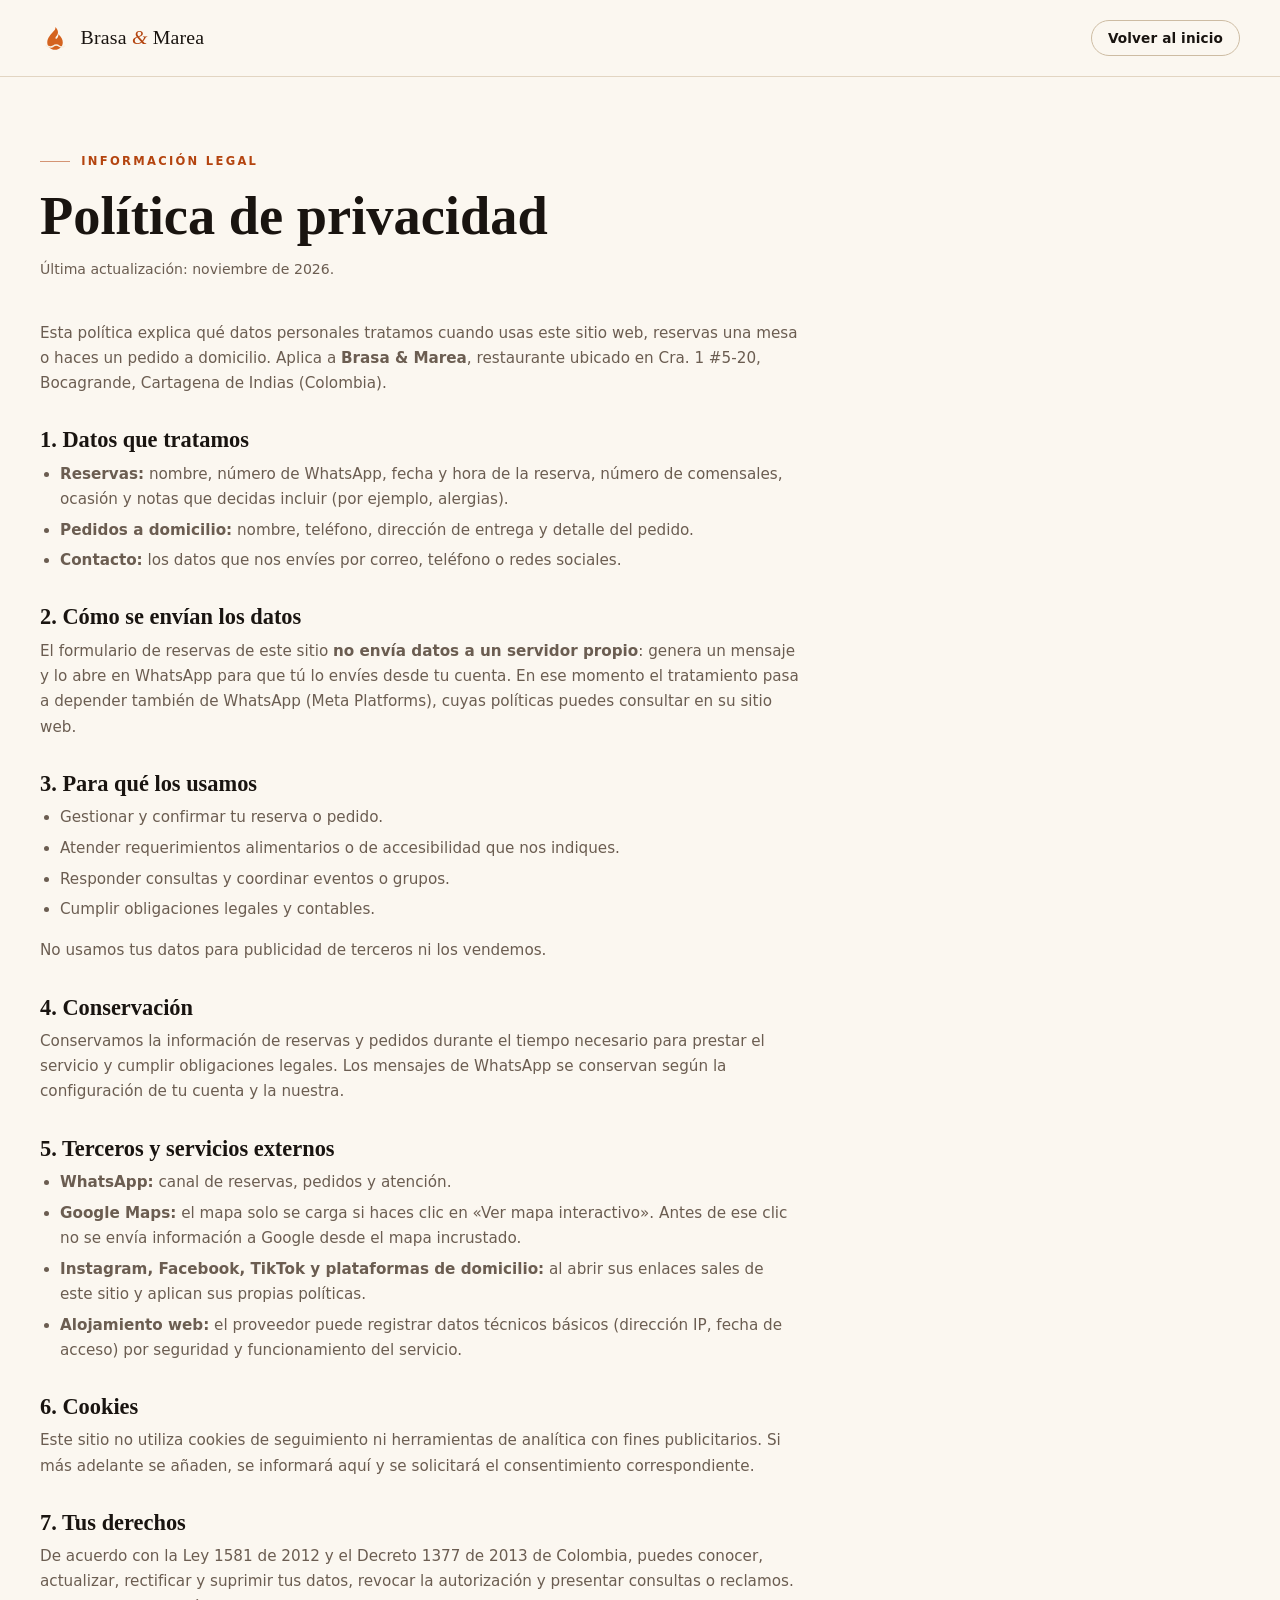
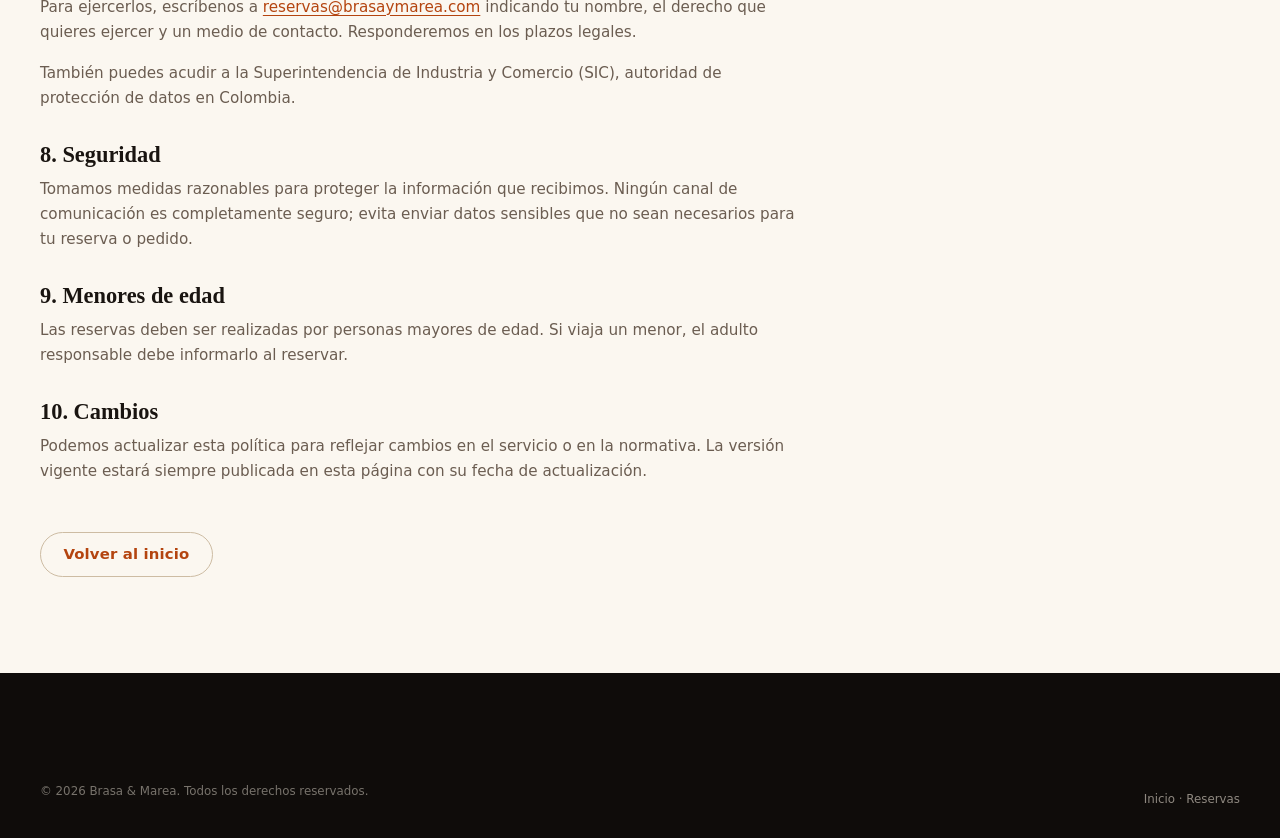
<file: privacidad.html>
<!DOCTYPE html>
<html lang="es">
<head>
  <meta charset="utf-8">
  <meta name="viewport" content="width=device-width, initial-scale=1">
  <title>Política de privacidad | Brasa &amp; Marea</title>
  <meta name="description" content="Cómo trata Brasa & Marea los datos personales de quienes reservan o piden a domicilio.">
  <meta name="robots" content="index, follow">
  <meta name="theme-color" content="#15110E">
  <link rel="canonical" href="https://www.brasaymarea.com/privacidad.html">
  <link rel="icon" href="favicon.svg" type="image/svg+xml">
  <link rel="stylesheet" href="styles.css">
</head>
<body>
  <a class="skip-link" href="#contenido">Saltar al contenido</a>

  <header class="site-header is-stuck" data-static>
    <div class="wrap header__inner">
      <a class="brand" href="index.html" aria-label="Brasa y Marea, volver al inicio">
        <svg class="brand__mark" viewBox="0 0 64 64" aria-hidden="true" focusable="false">
          <path d="M32 8c7 8 6 14 2 19-2 2-3 4-1 6 4-2 5-6 5-10 6 5 9 11 9 17 0 9-7 15-16 15S15 49 15 40c0-9 7-16 13-23 2-2 4-4 4-9z" fill="currentColor"/>
          <path d="M13 47c5 3 9 4 14 1 4-3 9-3 13 0 4 3 7 2 10 0" fill="none" stroke="#F7EFE2" stroke-width="3.2" stroke-linecap="round"/>
        </svg>
        <span class="brand__text">Brasa <span class="brand__amp">&amp;</span> Marea</span>
      </a>
      <div class="header__actions">
        <a class="btn btn--outline btn--sm" href="index.html">Volver al inicio</a>
      </div>
    </div>
  </header>

  <main id="contenido" class="legal">
    <div class="wrap">
      <header class="legal__head">
        <p class="eyebrow">Información legal</p>
        <h1>Política de privacidad</h1>
        <p class="muted">Última actualización: noviembre de 2026.</p>
      </header>

      <div class="legal__body">
        <p>Esta política explica qué datos personales tratamos cuando usas este sitio web, reservas una mesa o haces un pedido a domicilio. Aplica a <strong>Brasa &amp; Marea</strong>, restaurante ubicado en Cra. 1 #5-20, Bocagrande, Cartagena de Indias (Colombia).</p>

        <h2>1. Datos que tratamos</h2>
        <ul>
          <li><strong>Reservas:</strong> nombre, número de WhatsApp, fecha y hora de la reserva, número de comensales, ocasión y notas que decidas incluir (por ejemplo, alergias).</li>
          <li><strong>Pedidos a domicilio:</strong> nombre, teléfono, dirección de entrega y detalle del pedido.</li>
          <li><strong>Contacto:</strong> los datos que nos envíes por correo, teléfono o redes sociales.</li>
        </ul>

        <h2>2. Cómo se envían los datos</h2>
        <p>El formulario de reservas de este sitio <strong>no envía datos a un servidor propio</strong>: genera un mensaje y lo abre en WhatsApp para que tú lo envíes desde tu cuenta. En ese momento el tratamiento pasa a depender también de WhatsApp (Meta Platforms), cuyas políticas puedes consultar en su sitio web.</p>

        <h2>3. Para qué los usamos</h2>
        <ul>
          <li>Gestionar y confirmar tu reserva o pedido.</li>
          <li>Atender requerimientos alimentarios o de accesibilidad que nos indiques.</li>
          <li>Responder consultas y coordinar eventos o grupos.</li>
          <li>Cumplir obligaciones legales y contables.</li>
        </ul>
        <p>No usamos tus datos para publicidad de terceros ni los vendemos.</p>

        <h2>4. Conservación</h2>
        <p>Conservamos la información de reservas y pedidos durante el tiempo necesario para prestar el servicio y cumplir obligaciones legales. Los mensajes de WhatsApp se conservan según la configuración de tu cuenta y la nuestra.</p>

        <h2>5. Terceros y servicios externos</h2>
        <ul>
          <li><strong>WhatsApp:</strong> canal de reservas, pedidos y atención.</li>
          <li><strong>Google Maps:</strong> el mapa solo se carga si haces clic en «Ver mapa interactivo». Antes de ese clic no se envía información a Google desde el mapa incrustado.</li>
          <li><strong>Instagram, Facebook, TikTok y plataformas de domicilio:</strong> al abrir sus enlaces sales de este sitio y aplican sus propias políticas.</li>
          <li><strong>Alojamiento web:</strong> el proveedor puede registrar datos técnicos básicos (dirección IP, fecha de acceso) por seguridad y funcionamiento del servicio.</li>
        </ul>

        <h2>6. Cookies</h2>
        <p>Este sitio no utiliza cookies de seguimiento ni herramientas de analítica con fines publicitarios. Si más adelante se añaden, se informará aquí y se solicitará el consentimiento correspondiente.</p>

        <h2>7. Tus derechos</h2>
        <p>De acuerdo con la Ley 1581 de 2012 y el Decreto 1377 de 2013 de Colombia, puedes conocer, actualizar, rectificar y suprimir tus datos, revocar la autorización y presentar consultas o reclamos. Para ejercerlos, escríbenos a <a href="mailto:reservas@brasaymarea.com">reservas@brasaymarea.com</a> indicando tu nombre, el derecho que quieres ejercer y un medio de contacto. Responderemos en los plazos legales.</p>
        <p>También puedes acudir a la Superintendencia de Industria y Comercio (SIC), autoridad de protección de datos en Colombia.</p>

        <h2>8. Seguridad</h2>
        <p>Tomamos medidas razonables para proteger la información que recibimos. Ningún canal de comunicación es completamente seguro; evita enviar datos sensibles que no sean necesarios para tu reserva o pedido.</p>

        <h2>9. Menores de edad</h2>
        <p>Las reservas deben ser realizadas por personas mayores de edad. Si viaja un menor, el adulto responsable debe informarlo al reservar.</p>

        <h2>10. Cambios</h2>
        <p>Podemos actualizar esta política para reflejar cambios en el servicio o en la normativa. La versión vigente estará siempre publicada en esta página con su fecha de actualización.</p>

        <a class="btn btn--outline legal__back" href="index.html">Volver al inicio</a>
      </div>
    </div>
  </main>

  <footer class="footer">
    <div class="wrap footer__bottom" style="border-top:0">
      <p>© <span data-year>2026</span> Brasa &amp; Marea. Todos los derechos reservados.</p>
      <p><a href="index.html">Inicio</a> · <a href="index.html#reservas">Reservas</a></p>
    </div>
  </footer>

  <script src="script.js" defer></script>
</body>
</html>
</file>
<file: styles.css>
/* ==========================================================================
   Brasa & Marea — hoja de estilos
   Mobile-first. Sin frameworks ni fuentes externas.
   ========================================================================== */

/* ---------- Tokens ---------- */
:root {
  --bg: #FBF7F0;
  --surface: #FFFFFF;
  --sand: #F1E7D6;
  --sand-deep: #E7D9C3;
  --line: #E2D5C2;
  --line-strong: #CDBCA3;
  --ink: #191410;
  --ink-soft: #4E433A;
  --muted: #6B5D51;
  --coal: #15110E;
  --coal-soft: #201A15;
  --cream: #F7EFE2;
  --ember: #B4440F;
  --ember-dark: #8F340B;
  --ember-bright: #D4631F;
  --gold: #C7A46A;
  --gold-light: #E4C08B;
  --wine: #4B1224;
  --wine-deep: #24070F;
  --green: #17724A;
  --red: #A32B22;

  --serif: Georgia, "Iowan Old Style", "Palatino Linotype", "Book Antiqua", Palatino, serif;
  --sans: system-ui, -apple-system, "Segoe UI", Roboto, "Helvetica Neue", Arial, sans-serif;

  --maxw: 1200px;
  --gutter: clamp(1.25rem, 4vw, 2.5rem);
  --radius: 18px;
  --radius-sm: 12px;
  --shadow: 0 18px 40px -24px rgba(25, 20, 16, .45);
  --shadow-soft: 0 10px 30px -20px rgba(25, 20, 16, .35);
  --ease: cubic-bezier(.22, .61, .36, 1);
}

/* ---------- Reset base ---------- */
*,
*::before,
*::after { box-sizing: border-box; }

html {
  scroll-behavior: smooth;
  scroll-padding-top: 92px;
  -webkit-text-size-adjust: 100%;
}

body {
  margin: 0;
  background: var(--bg);
  color: var(--ink);
  font-family: var(--sans);
  font-size: 1rem;
  line-height: 1.65;
  overflow-x: hidden;
  -webkit-font-smoothing: antialiased;
  text-rendering: optimizeLegibility;
}

body.nav-open { overflow: hidden; }

img { display: block; max-width: 100%; height: auto; }
svg { display: block; }
h1, h2, h3, h4 { font-family: var(--serif); font-weight: 600; line-height: 1.08; margin: 0; text-wrap: balance; }
p { margin: 0 0 1rem; }
p:last-child { margin-bottom: 0; }
a { color: inherit; text-decoration-thickness: 1px; text-underline-offset: 3px; }
ul, ol { margin: 0; padding: 0; list-style: none; }
button { font: inherit; color: inherit; }
::selection { background: var(--ember); color: #fff; }

:focus-visible {
  outline: 2px solid var(--ember-bright);
  outline-offset: 3px;
  border-radius: 4px;
}

.skip-link {
  position: absolute;
  top: -100px;
  left: 1rem;
  z-index: 200;
  padding: .75rem 1.1rem;
  background: var(--ink);
  color: var(--cream);
  border-radius: 0 0 10px 10px;
  text-decoration: none;
  transition: top .2s;
}
.skip-link:focus { top: 0; }

.wrap {
  width: min(100% - (var(--gutter) * 2), var(--maxw));
  margin-inline: auto;
}

.muted { color: var(--muted); font-size: .88rem; }
.section--dark .muted,
.footer .muted { color: rgba(247, 239, 226, .62); }

/* ---------- Tipografía auxiliar ---------- */
.eyebrow {
  display: inline-flex;
  align-items: center;
  gap: .7rem;
  margin: 0 0 1rem;
  color: var(--ember);
  font-family: var(--sans);
  font-size: .72rem;
  font-weight: 700;
  letter-spacing: .2em;
  text-transform: uppercase;
}
.eyebrow::before {
  content: "";
  width: 30px;
  height: 1px;
  background: currentColor;
  opacity: .55;
}
.eyebrow--light { color: var(--gold); }

.lead {
  max-width: 62ch;
  margin: 0;
  color: var(--muted);
  font-size: clamp(1rem, .4vw + .95rem, 1.14rem);
}
.section--dark .lead,
.lead--light { color: rgba(247, 239, 226, .74); }

.section {
  padding-block: clamp(4.5rem, 9vw, 7.5rem);
}
.section--sand { background: var(--sand); }
.section--dark { background: var(--coal); color: var(--cream); }
.section--dark h2 { color: var(--cream); }

.section-head { max-width: 760px; margin-bottom: clamp(2.25rem, 4vw, 3.5rem); }
.section-head h2 {
  margin-bottom: .9rem;
  font-size: clamp(2.1rem, 4.6vw, 3.4rem);
  letter-spacing: -.015em;
}
.section-head--row {
  display: flex;
  flex-wrap: wrap;
  align-items: flex-end;
  justify-content: space-between;
  gap: 1.5rem 2rem;
  max-width: none;
}
.section-head--row > div { max-width: 680px; }

.section-cta {
  display: flex;
  flex-wrap: wrap;
  gap: .75rem;
  margin-top: clamp(2rem, 4vw, 3rem);
}

/* ---------- Botones ---------- */
.btn {
  display: inline-flex;
  align-items: center;
  justify-content: center;
  gap: .55rem;
  padding: .85rem 1.4rem;
  border: 1px solid transparent;
  border-radius: 999px;
  background: transparent;
  color: var(--ink);
  font-family: var(--sans);
  font-size: .93rem;
  font-weight: 650;
  letter-spacing: .01em;
  line-height: 1.1;
  text-align: center;
  text-decoration: none;
  cursor: pointer;
  transition: background-color .2s var(--ease), color .2s var(--ease),
              border-color .2s var(--ease), transform .2s var(--ease),
              box-shadow .2s var(--ease);
}
.btn svg { width: 19px; height: 19px; flex: none; }
.btn:hover { transform: translateY(-1px); }
.btn:active { transform: translateY(0); }

.btn--primary { background: var(--ember); color: #fff; box-shadow: 0 10px 24px -14px rgba(180, 68, 15, .8); }
.btn--primary:hover { background: var(--ember-dark); }

.btn--dark { background: var(--coal); color: var(--cream); }
.btn--dark:hover { background: #000; }

.btn--ghost {
  border-color: rgba(247, 239, 226, .38);
  background: rgba(247, 239, 226, .06);
  color: var(--cream);
}
.btn--ghost:hover { background: rgba(247, 239, 226, .16); border-color: rgba(247, 239, 226, .6); }

.btn--outline { border-color: var(--line-strong); color: var(--ink); }
.btn--outline:hover { border-color: var(--ink); background: rgba(25, 20, 16, .04); }

.btn--outline-light { border-color: rgba(247, 239, 226, .32); color: var(--cream); }
.btn--outline-light:hover { border-color: rgba(247, 239, 226, .7); background: rgba(247, 239, 226, .08); }

.btn--whatsapp { background: var(--green); color: #fff; }
.btn--whatsapp:hover { background: #105A38; }

.btn--sm { padding: .62rem 1rem; font-size: .85rem; }
.btn--lg { padding: 1rem 1.7rem; font-size: 1rem; }
.btn--block { width: 100%; }

.link-arrow {
  display: inline-flex;
  align-items: center;
  gap: .45rem;
  color: var(--ember);
  font-size: .9rem;
  font-weight: 650;
  text-decoration: none;
  white-space: nowrap;
}
.link-arrow::after {
  content: "→";
  transition: transform .2s var(--ease);
}
.link-arrow:hover::after { transform: translateX(4px); }
.section--dark .link-arrow { color: var(--gold-light); }

/* ---------- Header ---------- */
.site-header {
  position: fixed;
  inset: 0 0 auto;
  z-index: 90;
  color: var(--cream);
  transition: background-color .3s var(--ease), color .3s var(--ease), box-shadow .3s var(--ease);
}
.site-header::before {
  content: "";
  position: absolute;
  inset: 0;
  background: linear-gradient(180deg, rgba(10, 8, 6, .62), transparent);
  opacity: 1;
  transition: opacity .3s var(--ease);
  pointer-events: none;
}
.site-header.is-stuck {
  background: rgba(251, 247, 240, .97);
  color: var(--ink);
  box-shadow: 0 1px 0 var(--line);
}
.site-header.is-stuck::before { opacity: 0; }

.header__inner {
  position: relative;
  display: flex;
  align-items: center;
  gap: 1.25rem;
  min-height: 76px;
}

.brand {
  display: inline-flex;
  align-items: center;
  gap: .6rem;
  color: inherit;
  text-decoration: none;
  flex: none;
}
.brand__mark {
  width: 31px;
  height: 31px;
  color: var(--ember-bright);
  flex: none;
}
.brand__text {
  font-family: var(--serif);
  font-size: 1.24rem;
  letter-spacing: .01em;
  line-height: 1;
  white-space: nowrap;
}
.brand__amp { color: var(--gold); font-style: italic; }
.site-header.is-stuck .brand__amp { color: var(--ember); }

.header__actions {
  display: flex;
  align-items: center;
  gap: .6rem;
  margin-left: auto;
}
.header__phone {
  display: none;
  align-items: center;
  gap: .4rem;
  font-size: .84rem;
  font-weight: 600;
  text-decoration: none;
  opacity: .9;
}
.header__phone svg { width: 17px; height: 17px; }
.header__phone:hover { opacity: 1; }

/* Navegación de escritorio */
.nav { display: none; }
.nav__list {
  display: flex;
  align-items: center;
  gap: clamp(1rem, 2.2vw, 1.9rem);
}
.nav__list a {
  position: relative;
  font-size: .87rem;
  font-weight: 550;
  text-decoration: none;
  opacity: .88;
}
.nav__list a::after {
  content: "";
  position: absolute;
  left: 0;
  right: 0;
  bottom: -.45rem;
  height: 1px;
  background: currentColor;
  transform: scaleX(0);
  transform-origin: left;
  transition: transform .25s var(--ease);
}
.nav__list a:hover { opacity: 1; }
.nav__list a:hover::after { transform: scaleX(1); }
.nav__foot { display: none; }

/* Hamburguesa */
.nav-toggle {
  position: relative;
  z-index: 96;
  display: inline-flex;
  flex-direction: column;
  justify-content: center;
  gap: 5px;
  width: 44px;
  height: 44px;
  padding: 10px;
  border: 1px solid rgba(247, 239, 226, .34);
  border-radius: 50%;
  background: rgba(21, 17, 14, .28);
  cursor: pointer;
  transition: border-color .2s, background-color .2s;
}
.site-header.is-stuck .nav-toggle { border-color: var(--line-strong); background: transparent; }
.nav-toggle__bar {
  display: block;
  width: 100%;
  height: 1.6px;
  background: currentColor;
  border-radius: 2px;
  transition: transform .28s var(--ease), opacity .2s;
}
.nav-open .nav-toggle__bar:nth-child(1) { transform: translateY(6.6px) rotate(45deg); }
.nav-open .nav-toggle__bar:nth-child(2) { opacity: 0; }
.nav-open .nav-toggle__bar:nth-child(3) { transform: translateY(-6.6px) rotate(-45deg); }

.nav-backdrop {
  position: fixed;
  inset: 0;
  z-index: 84;
  background: rgba(10, 8, 6, .55);
  opacity: 0;
  transition: opacity .3s var(--ease);
}
.nav-backdrop.is-visible { opacity: 1; }

/* Con el menú abierto, el header se vuelve parte del panel */
.nav-open .site-header {
  background: var(--coal);
  color: var(--cream);
  box-shadow: none;
}
.nav-open .site-header::before { opacity: 0; }
.nav-open .brand__amp { color: var(--gold); }
.nav-open .nav-toggle {
  border-color: rgba(247, 239, 226, .34);
  background: rgba(21, 17, 14, .28);
}

/* Panel móvil */
@media (max-width: 979px) {
  .nav {
    position: fixed;
    top: 0;
    right: 0;
    z-index: 85;
    display: flex;
    flex-direction: column;
    justify-content: center;
    gap: 2rem;
    width: 100%;
    height: 100dvh;
    padding: 6rem clamp(1.25rem, 8vw, 5rem) 2.5rem;
    background: var(--coal);
    color: var(--cream);
    transform: translateX(102%);
    visibility: hidden;
    transition: transform .38s var(--ease), visibility .38s;
    overflow-y: auto;
  }
  .nav.is-open { transform: translateX(0); visibility: visible; }
  .nav__list { flex-direction: column; align-items: flex-start; gap: 0; }
  .nav__list li { width: 100%; border-bottom: 1px solid rgba(247, 239, 226, .12); }
  .nav__list a {
    display: block;
    padding: .95rem 0;
    font-family: var(--serif);
    font-size: 1.6rem;
    font-weight: 500;
    opacity: 1;
  }
  .nav__list a::after { display: none; }
  .nav__foot { display: block; }
  .nav__phone {
    display: block;
    color: var(--gold-light);
    font-size: 1.05rem;
    font-weight: 600;
    text-decoration: none;
  }
  .nav__foot p { margin: .35rem 0 1.25rem; color: rgba(247, 239, 226, .6); font-size: .85rem; }
  .nav__foot .btn { width: 100%; }
}

@media (min-width: 980px) {
  .nav { display: block; }
  .nav-toggle { display: none; }
  .nav-backdrop { display: none !important; }
}

@media (min-width: 1120px) {
  .header__phone { display: inline-flex; }
}

/* ---------- Hero ---------- */
.hero {
  position: relative;
  display: grid;
  align-items: end;
  min-height: 100svh;
  padding-block: clamp(7rem, 14vh, 10rem) clamp(4rem, 8vh, 6rem);
  background: var(--wine-deep);
  color: var(--cream);
  overflow: hidden;
}
.hero__bg {
  position: absolute;
  inset: 0;
  width: 100%;
  height: 100%;
  object-fit: cover;
  object-position: center 55%;
}
.hero::before {
  content: "";
  position: absolute;
  inset: 0;
  z-index: 1;
  background:
    linear-gradient(180deg, rgba(36, 7, 15, .68) 0%, rgba(75, 18, 36, .18) 32%, rgba(36, 7, 15, .8) 78%, rgba(24, 5, 11, .94) 100%),
    linear-gradient(90deg, rgba(36, 7, 15, .74) 0%, rgba(75, 18, 36, .12) 65%);
}
.hero__inner { position: relative; z-index: 2; }
.hero h1 {
  max-width: 13ch;
  margin: .2rem 0 1.2rem;
  font-size: clamp(2.9rem, 8.5vw, 5.8rem);
  font-weight: 500;
  line-height: .96;
  letter-spacing: -.025em;
}
.hero h1 em { color: var(--gold-light); font-style: italic; }
.hero__lead {
  max-width: 54ch;
  margin-bottom: 1.8rem;
  color: rgba(247, 239, 226, .82);
  font-size: clamp(1rem, .5vw + .92rem, 1.18rem);
}
.hero__actions {
  display: flex;
  flex-wrap: wrap;
  gap: .75rem;
  margin-bottom: clamp(2rem, 4vw, 2.8rem);
}
.hero__meta {
  display: flex;
  flex-wrap: wrap;
  align-items: center;
  gap: .8rem 1.8rem;
  padding-top: 1.4rem;
  border-top: 1px solid rgba(247, 239, 226, .22);
  color: rgba(247, 239, 226, .75);
  font-size: .82rem;
}
.hero__meta li { display: flex; align-items: center; gap: .45rem; }
.hero__meta svg { width: 16px; height: 16px; flex: none; opacity: .8; }
.hero__meta a { text-decoration: none; }
.hero__meta a:hover { color: var(--cream); text-decoration: underline; }

.status { display: inline-flex; align-items: center; gap: .5rem; }
.status__dot {
  width: 8px;
  height: 8px;
  border-radius: 50%;
  background: #5FBF8A;
  box-shadow: 0 0 0 4px rgba(95, 191, 138, .18);
  flex: none;
}
.status--closed .status__dot { background: #E07A5F; box-shadow: 0 0 0 4px rgba(224, 122, 95, .18); }
.status--open .status__text { color: rgba(247, 239, 226, .92); }

.hero__scroll {
  position: absolute;
  right: calc(var(--gutter) + 78px);
  bottom: 2.2rem;
  z-index: 2;
  display: none;
  align-items: center;
  gap: .5rem;
  color: rgba(247, 239, 226, .6);
  font-size: .68rem;
  letter-spacing: .18em;
  text-transform: uppercase;
  text-decoration: none;
}
.hero__scroll svg { width: 18px; height: 18px; animation: bob 2.4s ease-in-out infinite; }
@keyframes bob { 50% { transform: translateY(4px); } }

@media (min-width: 900px) {
  .hero__scroll { display: inline-flex; }
}
@media (min-width: 700px) {
  .hero { padding-bottom: clamp(5rem, 9vh, 7rem); }
}

/* ---------- Franja de confianza ---------- */
.trust {
  background: var(--surface);
  border-bottom: 1px solid var(--line);
}
.trust__grid {
  display: grid;
  grid-template-columns: repeat(2, 1fr);
}
.trust__item {
  padding: 1.25rem .4rem;
  text-align: center;
  border-bottom: 1px solid var(--line);
}
.trust__item:nth-child(odd) { border-right: 1px solid var(--line); }
.trust__item:nth-last-child(-n+2) { border-bottom: 0; }
.trust__item strong {
  display: block;
  margin-bottom: .1rem;
  font-family: var(--serif);
  font-size: 1.03rem;
  font-weight: 600;
}
.trust__item span { color: var(--muted); font-size: .74rem; }
.trust__star { color: #B8860B; }

@media (min-width: 760px) {
  .trust__grid { grid-template-columns: repeat(4, 1fr); }
  .trust__item { padding: 1.5rem 1rem; border-bottom: 0; border-right: 1px solid var(--line); }
  .trust__item:nth-child(odd) { border-right: 1px solid var(--line); }
  .trust__item:last-child { border-right: 0; }
}

/* ---------- Platos destacados ---------- */
.featured-grid {
  display: grid;
  grid-template-columns: 1fr;
  gap: 1.1rem;
}
@media (min-width: 600px) {
  .featured-grid { grid-template-columns: repeat(2, 1fr); }
}
@media (min-width: 1040px) {
  .featured-grid { grid-template-columns: repeat(4, 1fr); gap: 1.25rem; }
}

.dish-card {
  display: flex;
  flex-direction: column;
  background: var(--surface);
  border: 1px solid var(--line);
  border-radius: var(--radius);
  overflow: hidden;
  box-shadow: var(--shadow-soft);
  transition: transform .3s var(--ease), box-shadow .3s var(--ease);
}
.dish-card:hover { transform: translateY(-4px); box-shadow: var(--shadow); }
.dish-card__media {
  position: relative;
  aspect-ratio: 4 / 3;
  overflow: hidden;
  background: var(--sand-deep);
}
.dish-card__media img {
  width: 100%;
  height: 100%;
  object-fit: cover;
  transition: transform .7s var(--ease);
}
.dish-card:hover .dish-card__media img { transform: scale(1.05); }
.dish-card__price {
  position: absolute;
  left: .8rem;
  bottom: .8rem;
  padding: .34rem .65rem;
  border-radius: 999px;
  background: rgba(251, 247, 240, .95);
  color: var(--ink);
  font-size: .8rem;
  font-weight: 700;
  font-variant-numeric: tabular-nums;
  box-shadow: 0 4px 12px -6px rgba(0, 0, 0, .4);
}
.dish-card__body { padding: 1.15rem 1.2rem 1.3rem; }
.dish-card__body h3 { font-size: 1.18rem; margin-bottom: .4rem; }
.dish-card__body p { margin-bottom: .8rem; color: var(--muted); font-size: .88rem; line-height: 1.55; }

/* ---------- Etiquetas ---------- */
.tags { display: flex; flex-wrap: wrap; gap: .35rem; }
.tag {
  display: inline-block;
  padding: .24rem .5rem;
  border: 1px solid currentColor;
  border-radius: 999px;
  font-family: var(--sans);
  font-size: .62rem;
  font-weight: 700;
  letter-spacing: .08em;
  line-height: 1.4;
  text-transform: uppercase;
}
.tag--gf { color: #86581B; background: rgba(199, 164, 106, .12); }
.tag--veg { color: #2F6B4F; background: rgba(47, 107, 79, .08); }
.tag--vegan { color: #2E6B3A; background: rgba(46, 107, 58, .08); }
.tag--spicy { color: #A33A22; background: rgba(163, 58, 34, .08); }
.tag--share { color: #6B5A3A; background: rgba(107, 90, 58, .08); }
.tag--star { color: var(--ember); background: rgba(180, 68, 15, .08); }
.tag--local { color: #7A5A2B; background: rgba(122, 90, 43, .08); }

/* ---------- Carta ---------- */
.menu-tabs {
  display: flex;
  gap: .45rem;
  margin: 0 0 clamp(1.75rem, 3vw, 2.5rem);
  padding-bottom: .4rem;
  overflow-x: auto;
  scrollbar-width: none;
  -webkit-overflow-scrolling: touch;
}
.menu-tabs::-webkit-scrollbar { display: none; }
.menu-tab {
  flex: none;
  padding: .58rem 1rem;
  border: 1px solid var(--line-strong);
  border-radius: 999px;
  background: transparent;
  color: var(--ink-soft);
  font-size: .8rem;
  font-weight: 600;
  white-space: nowrap;
  cursor: pointer;
  transition: background-color .2s, color .2s, border-color .2s;
}
.menu-tab:hover { border-color: var(--ink); color: var(--ink); }
.menu-tab.is-active { background: var(--coal); border-color: var(--coal); color: var(--cream); }

.menu-group + .menu-group { margin-top: clamp(2rem, 4vw, 3rem); }
.menu-group[hidden] { display: none !important; }
.menu-group__title {
  display: flex;
  align-items: center;
  gap: 1rem;
  margin-bottom: .75rem;
  font-family: var(--sans);
  font-size: .74rem;
  font-weight: 700;
  letter-spacing: .18em;
  text-transform: uppercase;
  color: var(--ember);
}
.menu-group__title::after {
  content: "";
  flex: 1;
  height: 1px;
  background: var(--line-strong);
}

.menu-list {
  display: grid;
  grid-template-columns: 1fr;
  column-gap: clamp(2rem, 5vw, 4.5rem);
}
@media (min-width: 860px) {
  .menu-list { grid-template-columns: repeat(2, 1fr); }
}

.dish {
  padding: 1.05rem 0 .95rem;
  border-bottom: 1px solid rgba(25, 20, 16, .1);
}
.dish__top { display: flex; align-items: baseline; gap: .55rem; }
.dish__name {
  margin: 0;
  font-family: var(--serif);
  font-size: 1.08rem;
  font-weight: 600;
  line-height: 1.3;
}
.dish__weight {
  margin-left: .2rem;
  color: var(--muted);
  font-family: var(--sans);
  font-size: .68rem;
  font-weight: 600;
  letter-spacing: .06em;
  text-transform: uppercase;
  white-space: nowrap;
}
.dish__dots {
  flex: 1;
  min-width: .8rem;
  border-bottom: 1px dotted rgba(25, 20, 16, .3);
  transform: translateY(-.28rem);
}
.dish__price {
  flex: none;
  font-size: .92rem;
  font-weight: 700;
  font-variant-numeric: tabular-nums;
  white-space: nowrap;
}
.dish__desc {
  max-width: 54ch;
  margin: .28rem 0 .55rem;
  color: var(--muted);
  font-size: .87rem;
  line-height: 1.55;
}
.dish .tags { margin-top: .1rem; }

.menu-note {
  max-width: 78ch;
  margin-top: clamp(2rem, 4vw, 3rem);
  padding-top: 1.2rem;
  border-top: 1px solid var(--line-strong);
  color: var(--muted);
  font-size: .78rem;
}
.menu-note strong { color: var(--ink); }

/* ---------- Historia ---------- */
.story {
  display: grid;
  grid-template-columns: 1fr;
  gap: clamp(2rem, 6vw, 4.5rem);
  align-items: center;
}
@media (min-width: 900px) {
  .story { grid-template-columns: .85fr 1.15fr; }
}
@media (max-width: 899px) {
  .story__media { margin-inline: auto; }
}
.story__media { position: relative; max-width: 480px; }
.story__media::after {
  content: "";
  position: absolute;
  inset: 14px -14px -14px 14px;
  border: 1px solid rgba(199, 164, 106, .45);
  border-radius: 2px;
  z-index: 0;
  pointer-events: none;
}
.story__media img {
  position: relative;
  z-index: 1;
  width: 100%;
  aspect-ratio: 4 / 5;
  object-fit: cover;
  border-radius: 2px;
}
.story__caption {
  position: relative;
  z-index: 2;
  display: block;
  margin-top: 1.2rem;
  color: rgba(247, 239, 226, .55);
  font-size: .72rem;
  letter-spacing: .12em;
  text-transform: uppercase;
}
.story__body h2 {
  margin-bottom: 1.4rem;
  font-size: clamp(2.2rem, 4.6vw, 3.6rem);
  letter-spacing: -.02em;
}
.story__body p { max-width: 58ch; color: rgba(247, 239, 226, .78); }
.story__signature {
  margin-top: 1.5rem;
  color: var(--gold-light);
  font-family: var(--serif);
  font-size: 1.15rem;
  font-style: italic;
}
.story__pills {
  display: flex;
  flex-wrap: wrap;
  gap: .5rem;
  margin-top: 1.6rem;
}
.story__pills li {
  padding: .4rem .8rem;
  border: 1px solid rgba(199, 164, 106, .38);
  border-radius: 999px;
  color: var(--gold-light);
  font-size: .72rem;
  letter-spacing: .06em;
}

/* ---------- Misión y visión ---------- */
.purpose {
  display: grid;
  grid-template-columns: 1fr;
  gap: 1rem;
  margin-top: clamp(2.5rem, 6vw, 4rem);
  padding-top: clamp(2rem, 4vw, 3rem);
  border-top: 1px solid rgba(199, 164, 106, .28);
}
@media (min-width: 760px) {
  .purpose {
    grid-template-columns: repeat(2, 1fr);
    gap: clamp(1.25rem, 3vw, 2rem);
  }
}
.purpose__card {
  position: relative;
  padding: clamp(1.4rem, 3vw, 2rem);
  background: rgba(247, 239, 226, .04);
  border: 1px solid rgba(199, 164, 106, .2);
  border-radius: 4px;
  overflow: hidden;
}
.purpose__card::before {
  content: "";
  position: absolute;
  inset: 0 auto 0 0;
  width: 3px;
  background: linear-gradient(180deg, var(--gold), rgba(199, 164, 106, 0));
}
.purpose__card .eyebrow { margin-bottom: .85rem; }
.purpose__card h3 {
  margin-bottom: .7rem;
  color: var(--cream);
  font-size: clamp(1.4rem, 2.5vw, 1.8rem);
}
.purpose__card p:last-child {
  max-width: 46ch;
  color: rgba(247, 239, 226, .72);
  font-size: .95rem;
}

/* ---------- Galería ---------- */
.gallery-grid {
  display: grid;
  grid-template-columns: repeat(2, 1fr);
  grid-auto-rows: 140px;
  gap: .7rem;
}
.gallery__item {
  position: relative;
  padding: 0;
  border: 0;
  background: var(--coal-soft);
  border-radius: 4px;
  overflow: hidden;
  cursor: zoom-in;
}
.gallery__item img {
  width: 100%;
  height: 100%;
  object-fit: cover;
  transition: transform .7s var(--ease), filter .4s;
}
.gallery__item::after {
  content: "";
  position: absolute;
  inset: 0;
  background: linear-gradient(180deg, transparent 60%, rgba(10, 8, 6, .35));
  opacity: 0;
  transition: opacity .3s;
}
.gallery__item:hover img { transform: scale(1.045); }
.gallery__item:hover::after { opacity: 1; }
.gallery__item:nth-child(1),
.gallery__item:nth-child(2) { grid-column: span 2; }
.gallery__item:nth-child(1) { grid-row: span 2; }

@media (min-width: 760px) {
  .gallery-grid {
    grid-template-columns: repeat(4, 1fr);
    grid-auto-rows: clamp(150px, 17vw, 230px);
    gap: .9rem;
  }
  .gallery__item:nth-child(1) { grid-area: 1 / 1 / 3 / 2; }
  .gallery__item:nth-child(2) { grid-area: 1 / 2 / 2 / 4; }
  .gallery__item:nth-child(3) { grid-area: 1 / 4 / 2 / 5; }
  .gallery__item:nth-child(4) { grid-area: 2 / 2 / 3 / 3; }
  .gallery__item:nth-child(5) { grid-area: 2 / 3 / 3 / 4; }
  .gallery__item:nth-child(6) { grid-area: 2 / 4 / 3 / 5; }
}

/* ---------- Reseñas ---------- */
.reviews {
  display: grid;
  grid-template-columns: 1fr;
  gap: 1rem;
}
@media (min-width: 780px) {
  .reviews { grid-template-columns: repeat(3, 1fr); gap: 1.25rem; }
}
.review {
  display: flex;
  flex-direction: column;
  padding: 1.6rem 1.5rem;
  background: var(--surface);
  border: 1px solid var(--line);
  border-radius: var(--radius);
}
.review__stars { margin-bottom: .9rem; color: #B8860B; font-size: 1rem; letter-spacing: .18em; }
.review blockquote {
  flex: 1;
  margin: 0 0 1.4rem;
  font-family: var(--serif);
  font-size: 1.05rem;
  line-height: 1.55;
  color: var(--ink-soft);
}
.review footer { display: flex; flex-direction: column; gap: .1rem; font-size: .82rem; }
.review footer strong { font-size: .88rem; }
.review footer span { color: var(--muted); font-size: .76rem; }

.reviews__foot {
  display: flex;
  flex-wrap: wrap;
  align-items: center;
  justify-content: space-between;
  gap: .75rem 1.5rem;
  margin-top: 1.75rem;
  padding-top: 1.25rem;
  border-top: 1px solid var(--line-strong);
  font-size: .88rem;
}
.reviews__foot p { margin: 0; }
.reviews__foot strong { font-size: 1.05rem; }

/* ---------- Reservas ---------- */
.reserve {
  display: grid;
  grid-template-columns: 1fr;
  gap: clamp(2.5rem, 6vw, 4.5rem);
  align-items: start;
}
@media (min-width: 980px) {
  .reserve { grid-template-columns: 1.05fr .95fr; }
}
.reserve .section-head { margin-bottom: 1.75rem; }

.reserve-form {
  padding: clamp(1.25rem, 3vw, 2rem);
  background: var(--cream);
  color: var(--ink);
  border-radius: var(--radius);
  box-shadow: 0 30px 60px -40px rgba(0, 0, 0, .6);
}
.form-grid {
  display: grid;
  grid-template-columns: 1fr;
  gap: .95rem 1rem;
  margin-bottom: 1.35rem;
}
@media (min-width: 560px) {
  .form-grid { grid-template-columns: repeat(2, 1fr); }
  .field--full { grid-column: 1 / -1; }
}
.field label {
  display: block;
  margin-bottom: .35rem;
  font-size: .7rem;
  font-weight: 700;
  letter-spacing: .1em;
  text-transform: uppercase;
  color: var(--ink-soft);
}
.field label span { font-weight: 500; text-transform: none; letter-spacing: 0; color: var(--muted); }
.field input,
.field select,
.field textarea {
  width: 100%;
  min-height: 46px;
  padding: .7rem .85rem;
  border: 1px solid var(--line-strong);
  border-radius: 10px;
  background: var(--surface);
  color: var(--ink);
  font-family: var(--sans);
  font-size: .92rem;
  line-height: 1.3;
  transition: border-color .2s, box-shadow .2s;
}
.field textarea { resize: vertical; min-height: 74px; }
.field select {
  appearance: none;
  background-image: linear-gradient(45deg, transparent 50%, var(--muted) 50%),
                    linear-gradient(135deg, var(--muted) 50%, transparent 50%);
  background-position: calc(100% - 18px) 20px, calc(100% - 13px) 20px;
  background-size: 5px 5px, 5px 5px;
  background-repeat: no-repeat;
  padding-right: 2.2rem;
}
.field input:focus,
.field select:focus,
.field textarea:focus {
  outline: none;
  border-color: var(--ember);
  box-shadow: 0 0 0 3px rgba(180, 68, 15, .14);
}
.field input[aria-invalid="true"],
.field select[aria-invalid="true"] {
  border-color: var(--red);
  box-shadow: 0 0 0 3px rgba(163, 43, 34, .1);
}
.field__error {
  display: none;
  margin: .35rem 0 0;
  color: var(--red);
  font-size: .76rem;
  line-height: 1.4;
}
.field__error.is-visible { display: block; }

.form-note {
  margin: .9rem 0 0;
  color: var(--muted);
  font-size: .74rem;
  line-height: 1.5;
  text-align: center;
}
.form-note a { color: var(--ember); }
.form-status {
  margin: .8rem 0 0;
  padding: 0;
  font-size: .85rem;
  font-weight: 600;
  text-align: center;
}
.form-status.is-ok { color: var(--green); }
.form-status.is-error { color: var(--red); }

.reserve__side { display: grid; gap: 1.75rem; }
.info-block { padding-top: 1.35rem; border-top: 1px solid rgba(247, 239, 226, .15); }
.info-block:first-child { padding-top: 0; border-top: 0; }
.info-block h3 {
  margin-bottom: .75rem;
  color: var(--gold-light);
  font-family: var(--sans);
  font-size: .72rem;
  font-weight: 700;
  letter-spacing: .18em;
  text-transform: uppercase;
}
.info-block p { color: rgba(247, 239, 226, .78); font-size: .9rem; }
.info-block .link-arrow { margin: .8rem 0 .6rem; }

.hours div {
  display: flex;
  justify-content: space-between;
  gap: 1rem;
  padding: .45rem 0;
  border-bottom: 1px solid rgba(247, 239, 226, .1);
  font-size: .84rem;
}
.hours dt { color: rgba(247, 239, 226, .62); }
.hours dd { margin: 0; color: var(--cream); font-variant-numeric: tabular-nums; }

.map {
  position: relative;
  height: 170px;
  margin: .95rem 0 .4rem;
  border: 1px solid rgba(247, 239, 226, .16);
  border-radius: var(--radius-sm);
  background:
    radial-gradient(circle at 32% 42%, rgba(180, 68, 15, .22), transparent 42%),
    radial-gradient(circle at 72% 62%, rgba(199, 164, 106, .12), transparent 40%),
    linear-gradient(90deg, rgba(247, 239, 226, .06) 1px, transparent 1px) 0 0 / 38px 38px,
    linear-gradient(rgba(247, 239, 226, .06) 1px, transparent 1px) 0 0 / 38px 38px,
    var(--coal-soft);
  overflow: hidden;
}
.map__load {
  position: absolute;
  inset: 0;
  display: flex;
  flex-direction: column;
  align-items: center;
  justify-content: center;
  gap: .5rem;
  width: 100%;
  border: 0;
  background: rgba(21, 17, 14, .25);
  color: var(--cream);
  font-size: .8rem;
  font-weight: 600;
  cursor: pointer;
  transition: background-color .2s;
}
.map__load:hover { background: rgba(21, 17, 14, .45); }
.map__load svg { width: 26px; height: 26px; color: var(--gold-light); }
.map iframe { width: 100%; height: 100%; border: 0; display: block; }

.contact-list li {
  padding: .55rem 0;
  border-bottom: 1px solid rgba(247, 239, 226, .1);
}
.contact-list a {
  display: block;
  color: var(--cream);
  font-size: .92rem;
  font-weight: 600;
  text-decoration: none;
}
.contact-list a:hover { color: var(--gold-light); }
.contact-list span { color: rgba(247, 239, 226, .55); font-size: .74rem; }

/* ---------- Domicilio ---------- */
.delivery {
  position: relative;
  display: grid;
  align-items: center;
  min-height: 480px;
  padding-block: clamp(4.5rem, 9vw, 7rem);
  color: var(--cream);
  overflow: hidden;
}
.delivery__bg {
  position: absolute;
  inset: 0;
  width: 100%;
  height: 100%;
  object-fit: cover;
}
.delivery::before {
  content: "";
  position: absolute;
  inset: 0;
  z-index: 1;
  background:
    linear-gradient(90deg, rgba(12, 9, 7, .96) 0%, rgba(12, 9, 7, .88) 55%, rgba(12, 9, 7, .66) 100%);
}
.delivery__inner { position: relative; z-index: 2; }
.delivery h2 {
  margin: .2rem 0 1rem;
  font-size: clamp(2.15rem, 5vw, 3.8rem);
  letter-spacing: -.02em;
}
.delivery p { max-width: 52ch; color: rgba(247, 239, 226, .82); }
.delivery__actions {
  display: flex;
  flex-wrap: wrap;
  gap: .7rem;
  margin: 1.6rem 0 .9rem;
}
.delivery__note { color: rgba(247, 239, 226, .55) !important; font-size: .76rem; }

/* ---------- FAQ ---------- */
.faq {
  display: grid;
  grid-template-columns: 1fr;
  gap: 1rem;
}
@media (min-width: 900px) {
  .faq { grid-template-columns: .8fr 1.2fr; gap: clamp(2rem, 6vw, 5rem); align-items: start; }
  .faq .section-head { position: sticky; top: 110px; margin-bottom: 0; }
}
.faq__item { border-bottom: 1px solid var(--line-strong); }
.faq__item summary {
  display: flex;
  align-items: center;
  justify-content: space-between;
  gap: 1.25rem;
  padding: 1.15rem 0;
  font-family: var(--serif);
  font-size: 1.06rem;
  font-weight: 600;
  cursor: pointer;
  list-style: none;
}
.faq__item summary::-webkit-details-marker { display: none; }
.faq__item summary:hover { color: var(--ember); }
.faq__icon {
  position: relative;
  width: 18px;
  height: 18px;
  flex: none;
}
.faq__icon::before,
.faq__icon::after {
  content: "";
  position: absolute;
  top: 50%;
  left: 0;
  width: 100%;
  height: 1.5px;
  background: currentColor;
  transform: translateY(-50%);
  transition: transform .25s var(--ease);
}
.faq__icon::after { transform: translateY(-50%) rotate(90deg); }
.faq__item[open] .faq__icon::after { transform: translateY(-50%) rotate(0deg); }
.faq__item p { padding: 0 2rem 1.3rem 0; color: var(--muted); font-size: .92rem; }

/* ---------- Footer ---------- */
.footer {
  background: #0F0C0A;
  color: rgba(247, 239, 226, .72);
  padding-top: clamp(3.5rem, 7vw, 5.5rem);
  font-size: .88rem;
}
.footer__grid {
  display: grid;
  grid-template-columns: 1fr;
  gap: 2.5rem;
  padding-bottom: 3rem;
}
@media (min-width: 640px) {
  .footer__grid { grid-template-columns: repeat(2, 1fr); }
}
@media (min-width: 980px) {
  .footer__grid { grid-template-columns: 1.5fr .7fr 1fr 1.15fr; gap: 2.5rem; }
}
.brand--footer { color: var(--cream); margin-bottom: 1rem; }
.brand--footer .brand__text { font-size: 1.4rem; }
.footer__brand p { margin-bottom: 1rem; color: rgba(247, 239, 226, .6); }
.footer address { font-style: normal; line-height: 1.9; margin-bottom: 1.25rem; }
.footer address a,
.footer__col a { color: rgba(247, 239, 226, .78); text-decoration: none; }
.footer address a:hover,
.footer__col a:hover { color: var(--gold-light); }

.footer__col h3 {
  margin-bottom: 1rem;
  color: var(--cream);
  font-family: var(--sans);
  font-size: .7rem;
  font-weight: 700;
  letter-spacing: .18em;
  text-transform: uppercase;
}
.footer__col ul { display: grid; gap: .55rem; }
.footer__hours li { display: flex; justify-content: space-between; gap: 1rem; font-size: .82rem; }
.footer__hours li span:last-child { color: rgba(247, 239, 226, .55); white-space: nowrap; }
.footer__col p { margin-bottom: 1rem; color: rgba(247, 239, 226, .6); font-size: .84rem; }
.footer__col--cta .btn + .btn { margin-top: .55rem; }

.socials { display: flex; gap: .5rem; }
.socials a {
  display: grid;
  place-items: center;
  width: 38px;
  height: 38px;
  border: 1px solid rgba(247, 239, 226, .2);
  border-radius: 50%;
  color: rgba(247, 239, 226, .8);
  transition: border-color .2s, color .2s, background-color .2s;
}
.socials svg { width: 18px; height: 18px; }
.socials a:hover { border-color: var(--gold); color: var(--gold-light); background: rgba(199, 164, 106, .08); }

.footer__bottom {
  display: flex;
  flex-wrap: wrap;
  align-items: center;
  justify-content: space-between;
  gap: .5rem 1.5rem;
  padding-block: 1.3rem;
  border-top: 1px solid rgba(247, 239, 226, .12);
  font-size: .74rem;
  color: rgba(247, 239, 226, .45);
}
.footer__bottom a { color: rgba(247, 239, 226, .55); text-decoration: none; }
.footer__bottom a:hover { color: var(--cream); }

/* ---------- WhatsApp flotante ---------- */
.wa-float {
  position: fixed;
  right: 22px;
  bottom: 22px;
  z-index: 55;
  display: grid;
  place-items: center;
  width: 56px;
  height: 56px;
  border-radius: 50%;
  background: var(--green);
  color: #fff;
  box-shadow: 0 12px 28px -10px rgba(0, 0, 0, .55);
  transition: transform .2s var(--ease), background-color .2s;
}
.wa-float svg { width: 28px; height: 28px; }
.wa-float:hover { transform: scale(1.06); background: #105A38; }
@media (max-width: 900px) {
  .wa-float { display: none; }
}

/* ---------- Barra móvil ---------- */
.mobile-bar { display: none; }
@media (max-width: 900px) {
  body { padding-bottom: calc(68px + env(safe-area-inset-bottom)); }
  .mobile-bar {
    position: fixed;
    inset: auto 0 0;
    z-index: 65;
    display: grid;
    grid-template-columns: repeat(3, 1fr);
    padding-bottom: env(safe-area-inset-bottom);
    background: rgba(15, 12, 10, .985);
    border-top: 1px solid rgba(247, 239, 226, .14);
  }
  .mobile-bar a {
    display: flex;
    flex-direction: column;
    align-items: center;
    justify-content: center;
    gap: .2rem;
    padding: .55rem .3rem .6rem;
    color: rgba(247, 239, 226, .72);
    font-size: .66rem;
    font-weight: 600;
    letter-spacing: .02em;
    text-decoration: none;
  }
  .mobile-bar svg { width: 21px; height: 21px; }
  .mobile-bar__primary { background: var(--ember); color: #fff !important; }
}

/* ---------- Lightbox ---------- */
.lightbox {
  width: 100vw;
  max-width: none;
  height: 100dvh;
  max-height: none;
  margin: 0;
  padding: 0;
  border: 0;
  background: rgba(8, 6, 5, .96);
  color: var(--cream);
}
.lightbox::backdrop { background: rgba(0, 0, 0, .6); }
.lightbox[open] { display: grid; place-items: center; }
.lightbox__figure {
  display: flex;
  flex-direction: column;
  align-items: center;
  gap: .9rem;
  margin: 0;
  padding: 3.5rem 1rem;
  max-width: min(1200px, 94vw);
}
.lightbox__figure img {
  max-width: 100%;
  max-height: 76vh;
  width: auto;
  height: auto;
  object-fit: contain;
  border-radius: 4px;
}
.lightbox__figure figcaption { color: rgba(247, 239, 226, .72); font-size: .85rem; text-align: center; }
.lightbox__close,
.lightbox__nav {
  position: fixed;
  z-index: 2;
  display: grid;
  place-items: center;
  width: 46px;
  height: 46px;
  border: 1px solid rgba(247, 239, 226, .28);
  border-radius: 50%;
  background: rgba(21, 17, 14, .5);
  color: var(--cream);
  font-size: 1.2rem;
  line-height: 1;
  cursor: pointer;
  transition: background-color .2s, border-color .2s;
}
.lightbox__close:hover,
.lightbox__nav:hover { background: rgba(247, 239, 226, .12); border-color: rgba(247, 239, 226, .6); }
.lightbox__close { top: 1rem; right: 1rem; }
.lightbox__nav { top: 50%; transform: translateY(-50%); font-size: 2rem; }
.lightbox__nav--prev { left: 1rem; }
.lightbox__nav--next { right: 1rem; }
@media (max-width: 620px) {
  .lightbox__nav { display: none; }
}

/* ---------- Animaciones de entrada ---------- */
.js.reveal-ready .reveal {
  opacity: 0;
  transform: translateY(18px);
  transition: opacity .7s var(--ease), transform .7s var(--ease);
}
.js.reveal-ready .reveal.is-visible { opacity: 1; transform: none; }

@media (prefers-reduced-motion: reduce) {
  html { scroll-behavior: auto; }
  *, *::before, *::after {
    animation-duration: .001ms !important;
    animation-iteration-count: 1 !important;
    transition-duration: .001ms !important;
  }
  .js.reveal-ready .reveal { opacity: 1; transform: none; }
}

/* ---------- Página legal ---------- */
.legal { padding-block: clamp(7rem, 12vw, 9rem) clamp(4rem, 8vw, 6rem); }
.legal__head { max-width: 720px; margin-bottom: 2.5rem; }
.legal__head h1 { font-size: clamp(2.2rem, 5vw, 3.4rem); margin-bottom: .75rem; }
.legal__body { max-width: 760px; }
.legal__body h2 { margin: 2rem 0 .6rem; font-size: 1.4rem; }
.legal__body p, .legal__body li { color: var(--muted); font-size: .95rem; }
.legal__body ul { list-style: disc; padding-left: 1.25rem; display: grid; gap: .35rem; margin-bottom: 1rem; }
.legal__body a { color: var(--ember); }
.legal__back { display: inline-flex; margin-top: 2rem; }

/* ---------- Impresión ---------- */
@media print {
  .site-header, .mobile-bar, .wa-float, .hero__scroll, .menu-tabs,
  .reserve-form, .delivery, #faq, .footer__col--cta, .lightbox { display: none !important; }
  body { background: #fff; color: #000; padding: 0; }
  .hero { min-height: auto; color: #000; background: #fff; padding: 1rem 0; }
  .hero__bg, .hero::before { display: none; }
  .section { padding-block: 1.5rem; }
  .section--dark, .section--sand { background: #fff; color: #000; }
  .menu-group[hidden] { display: block !important; }
  a { text-decoration: none; color: #000; }
}
</file>
